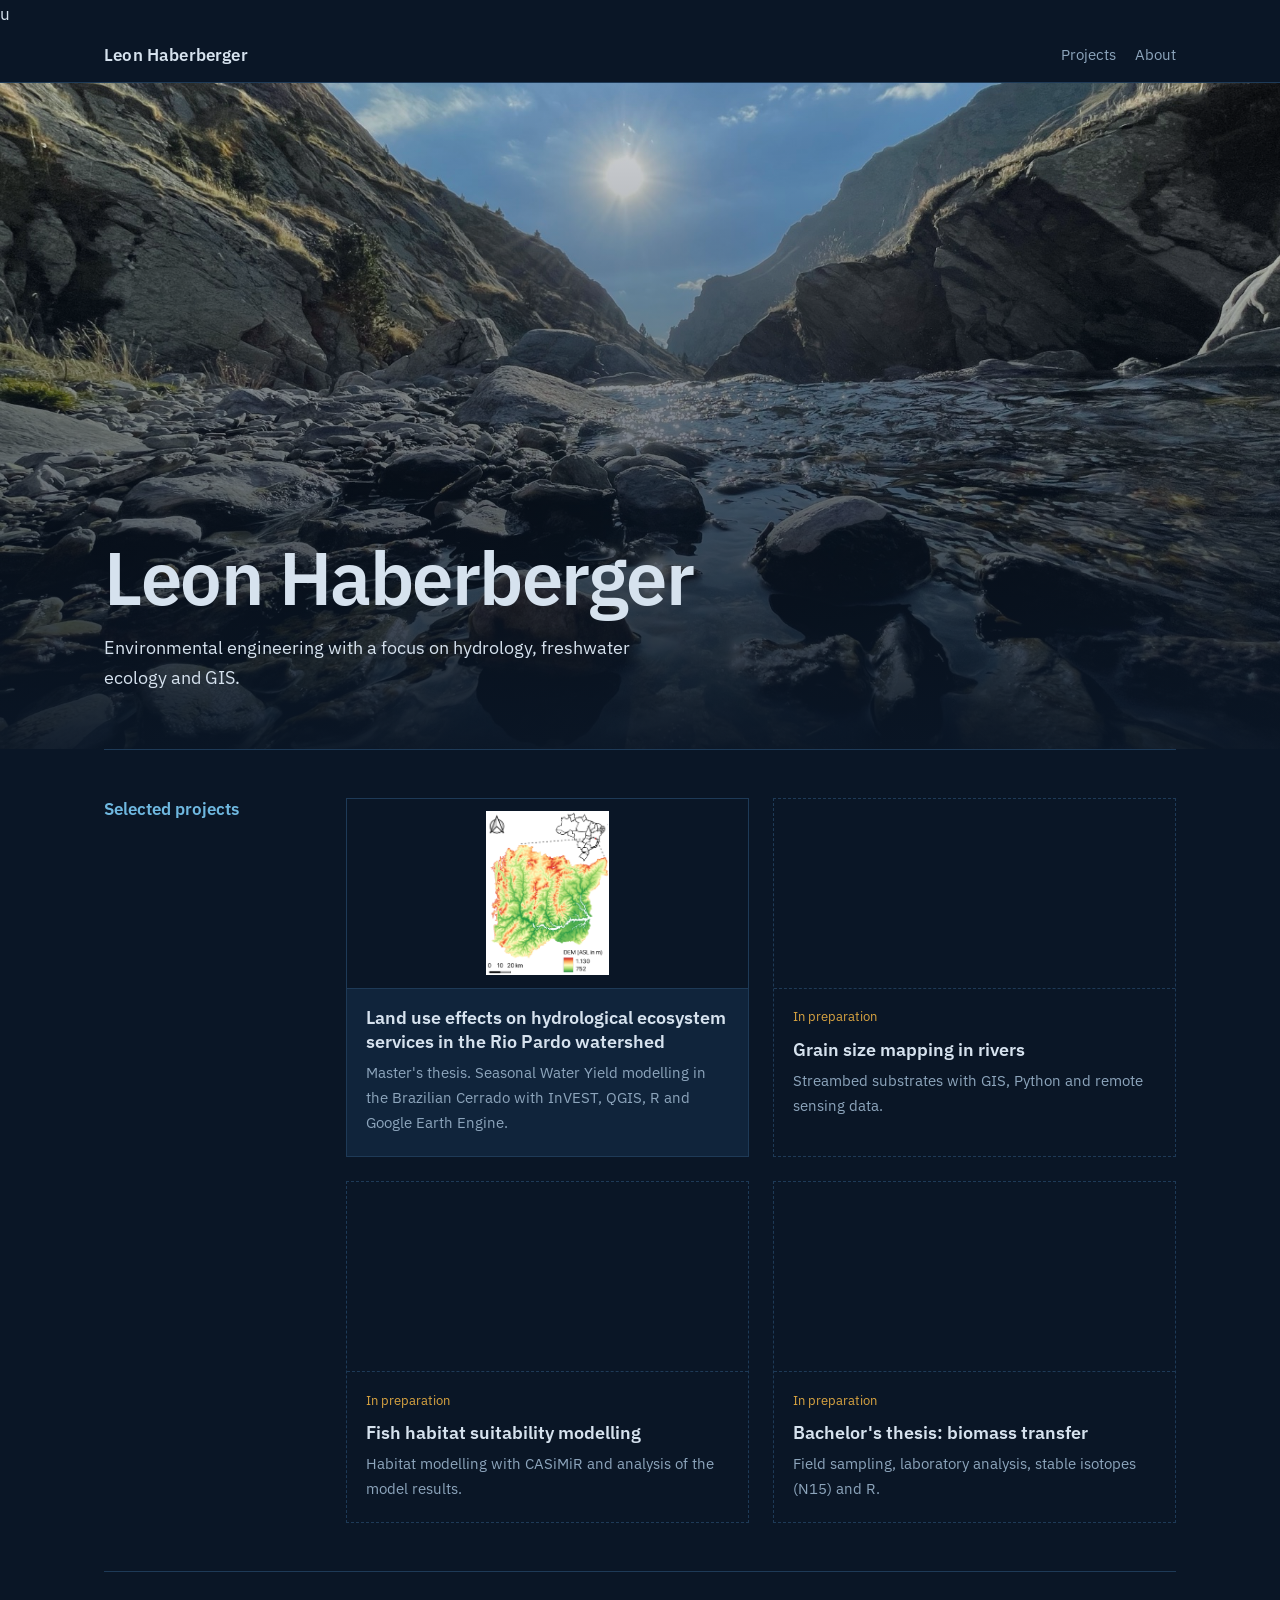
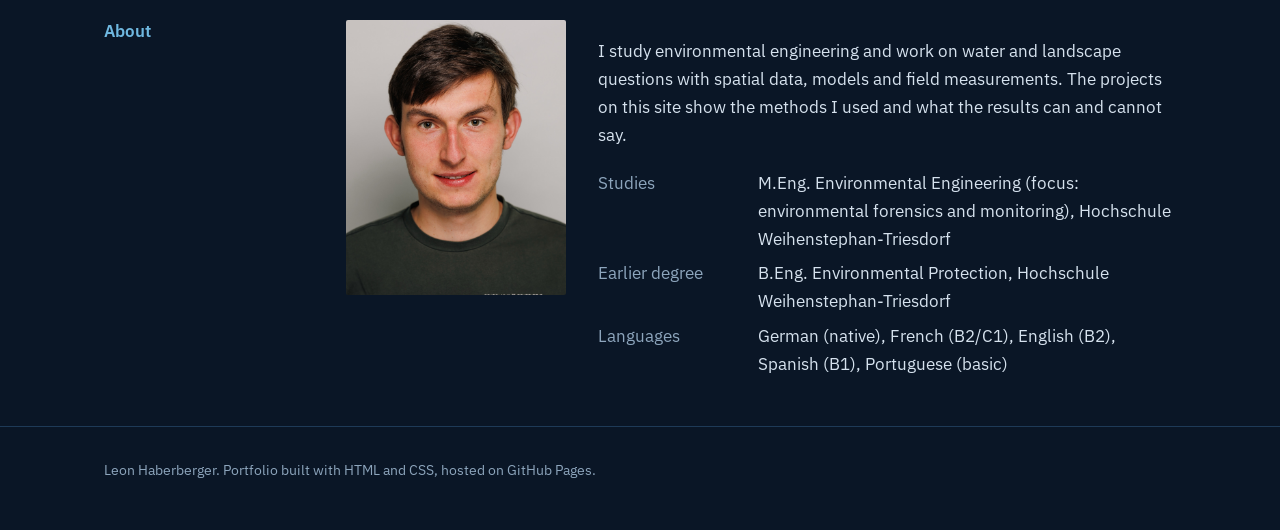
<file: index.html>
u<!DOCTYPE html>
<html lang="en">
<head>
  <meta charset="utf-8">
  <meta name="viewport" content="width=device-width, initial-scale=1">
  <title>Leon Haberberger | Environmental engineering, hydrology and GIS</title>
  <meta name="description" content="Portfolio of Leon Haberberger: hydrology, freshwater ecology, GIS and remote sensing projects.">
  <link rel="preconnect" href="https://fonts.googleapis.com">
  <link rel="preconnect" href="https://fonts.gstatic.com" crossorigin>
  <link rel="stylesheet" href="https://fonts.googleapis.com/css2?family=IBM+Plex+Mono:wght@500&family=IBM+Plex+Sans:wght@400;600&display=swap">
  <link rel="stylesheet" href="css/style.css">
  <link rel="stylesheet" href="css/home.css">
</head>
<body>

<header class="site">
  <div class="wrap">
    <strong>Leon Haberberger</strong>
    <nav aria-label="Page sections">
      <a href="#projects">Projects</a>
      <a href="#about">About</a>
    </nav>
  </div>
</header>

<!-- Titelbild: Datei assets/images/home/hero-fieldwork.jpg -->
<div class="cover">
  <img class="cover-img" src="assets/images/home/hero-fieldwork.jpg" alt="Field work in a river landscape" onerror="this.remove()">
  <div class="wrap">
    <h1>Leon Haberberger</h1>
    <p class="lead">Environmental engineering with a focus on hydrology, freshwater ecology and GIS.</p>
  </div>
</div>

<main class="wrap">

  <section id="projects">
    <h2>Selected projects</h2>
    <div class="body">
      <div class="cards">

        <a class="card" href="projects/master-thesis/">
          <img src="assets/images/master-thesis/location_studyarea.png" alt="Elevation model of the Rio Pardo watershed" loading="lazy">
          <div class="txt">
            <h3>Land use effects on hydrological ecosystem services in the Rio Pardo watershed</h3>
            <p>Master's thesis. Seasonal Water Yield modelling in the Brazilian Cerrado with InVEST, QGIS, R and Google Earth Engine.</p>
          </div>
        </a>

        <div class="card soon">
          <div class="ph"></div>
          <div class="txt">
            <span class="tag">In preparation</span>
            <h3>Grain size mapping in rivers</h3>
            <p>Streambed substrates with GIS, Python and remote sensing data.</p>
          </div>
        </div>

        <div class="card soon">
          <div class="ph"></div>
          <div class="txt">
            <span class="tag">In preparation</span>
            <h3>Fish habitat suitability modelling</h3>
            <p>Habitat modelling with CASiMiR and analysis of the model results.</p>
          </div>
        </div>

        <div class="card soon">
          <div class="ph"></div>
          <div class="txt">
            <span class="tag">In preparation</span>
            <h3>Bachelor's thesis: biomass transfer</h3>
            <p>Field sampling, laboratory analysis, stable isotopes (N15) and R.</p>
          </div>
        </div>

      </div>
    </div>
  </section>

  <section id="about">
    <h2>About</h2>
    <div class="body about">
      <!-- Porträt: Datei assets/images/home/portrait.jpg -->
      <figure>
        <img src="assets/images/home/portrait.jpg" alt="Portrait of Leon Haberberger" onerror="this.parentElement.remove()">
      </figure>
      <div>
        <p>I study environmental engineering and work on water and landscape questions with spatial data, models and field measurements. The projects on this site show the methods I used and what the results can and cannot say.</p>
        <dl>
          <dt>Studies</dt><dd>M.Eng. Environmental Engineering (focus: environmental forensics and monitoring), Hochschule Weihenstephan-Triesdorf</dd>
          <dt>Earlier degree</dt><dd>B.Eng. Environmental Protection, Hochschule Weihenstephan-Triesdorf</dd>
          <dt>Languages</dt><dd>German (native), French (B2/C1), English (B2), Spanish (B1), Portuguese (basic)</dd>
        </dl>
      </div>
    </div>
  </section>

</main>

<footer>
  <div class="wrap">Leon Haberberger. Portfolio built with HTML and CSS, hosted on GitHub Pages.</div>
</footer>

</body>
</html>
</file>
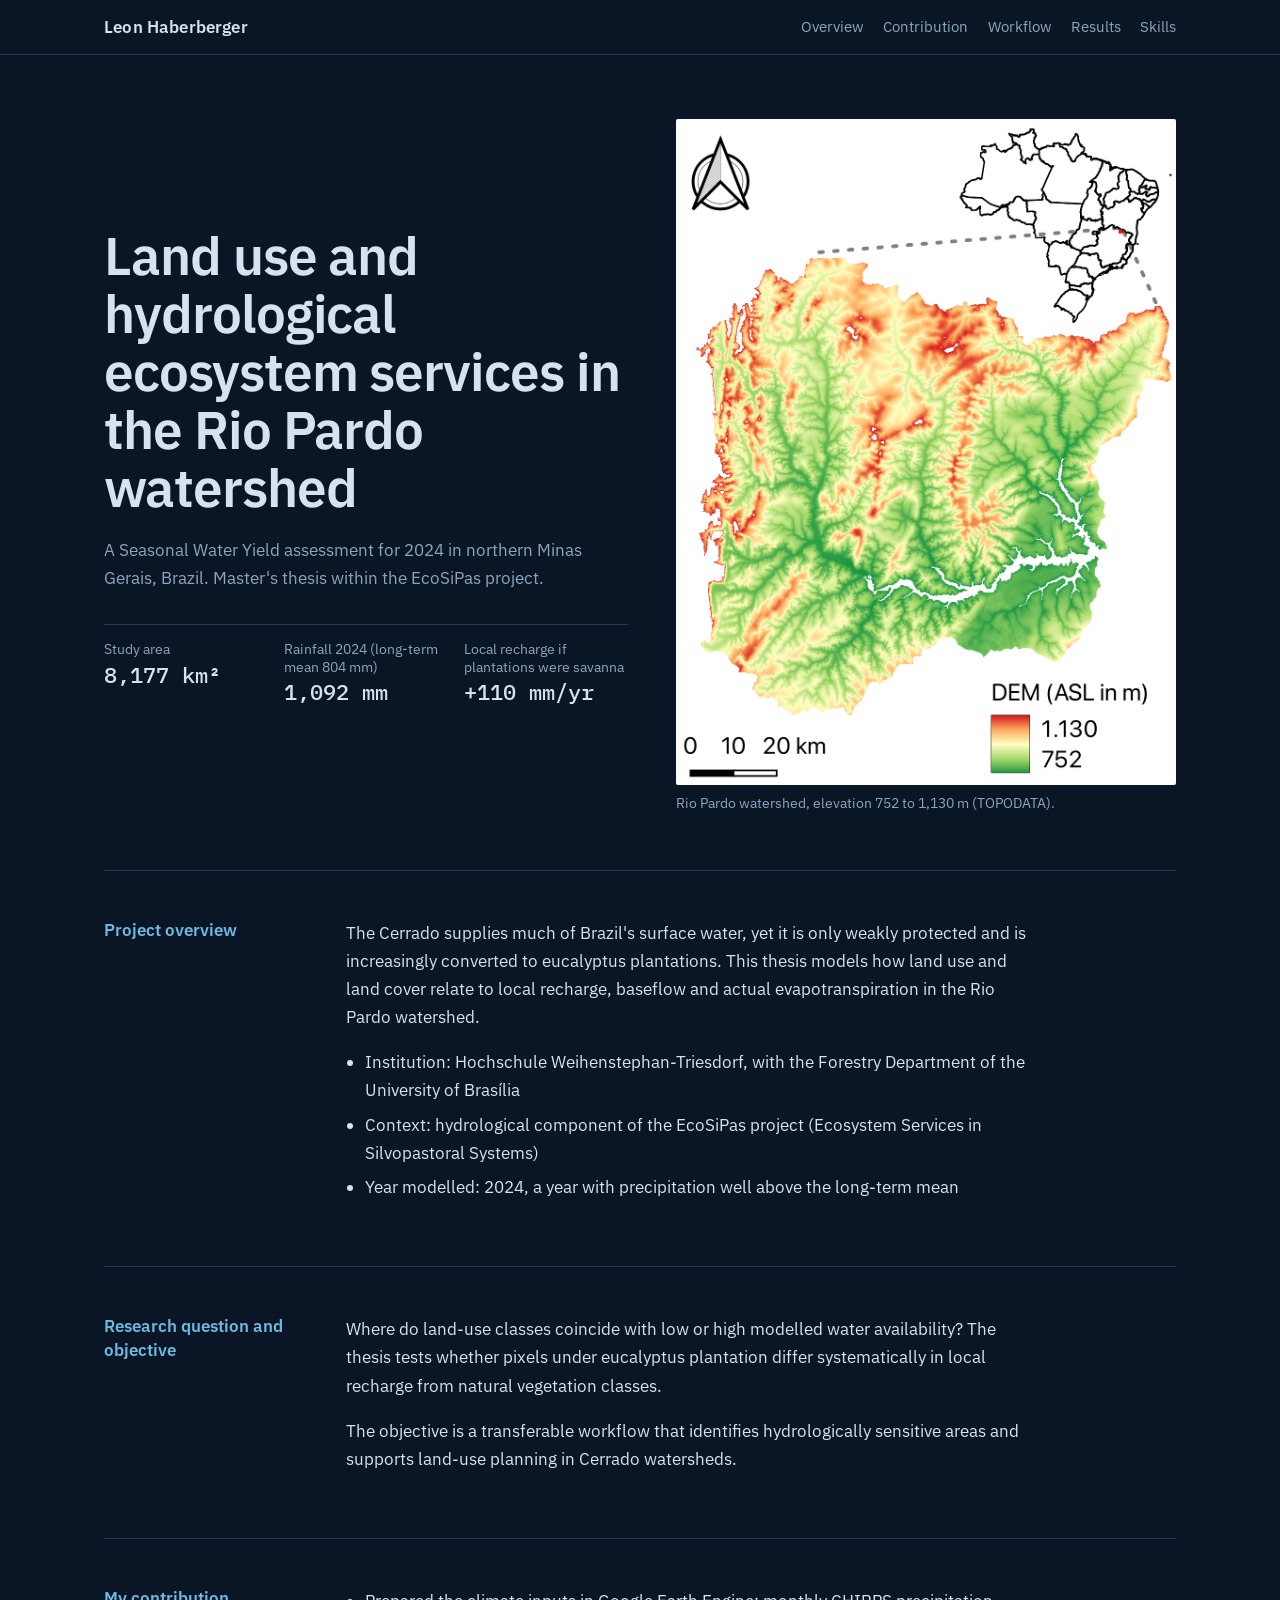
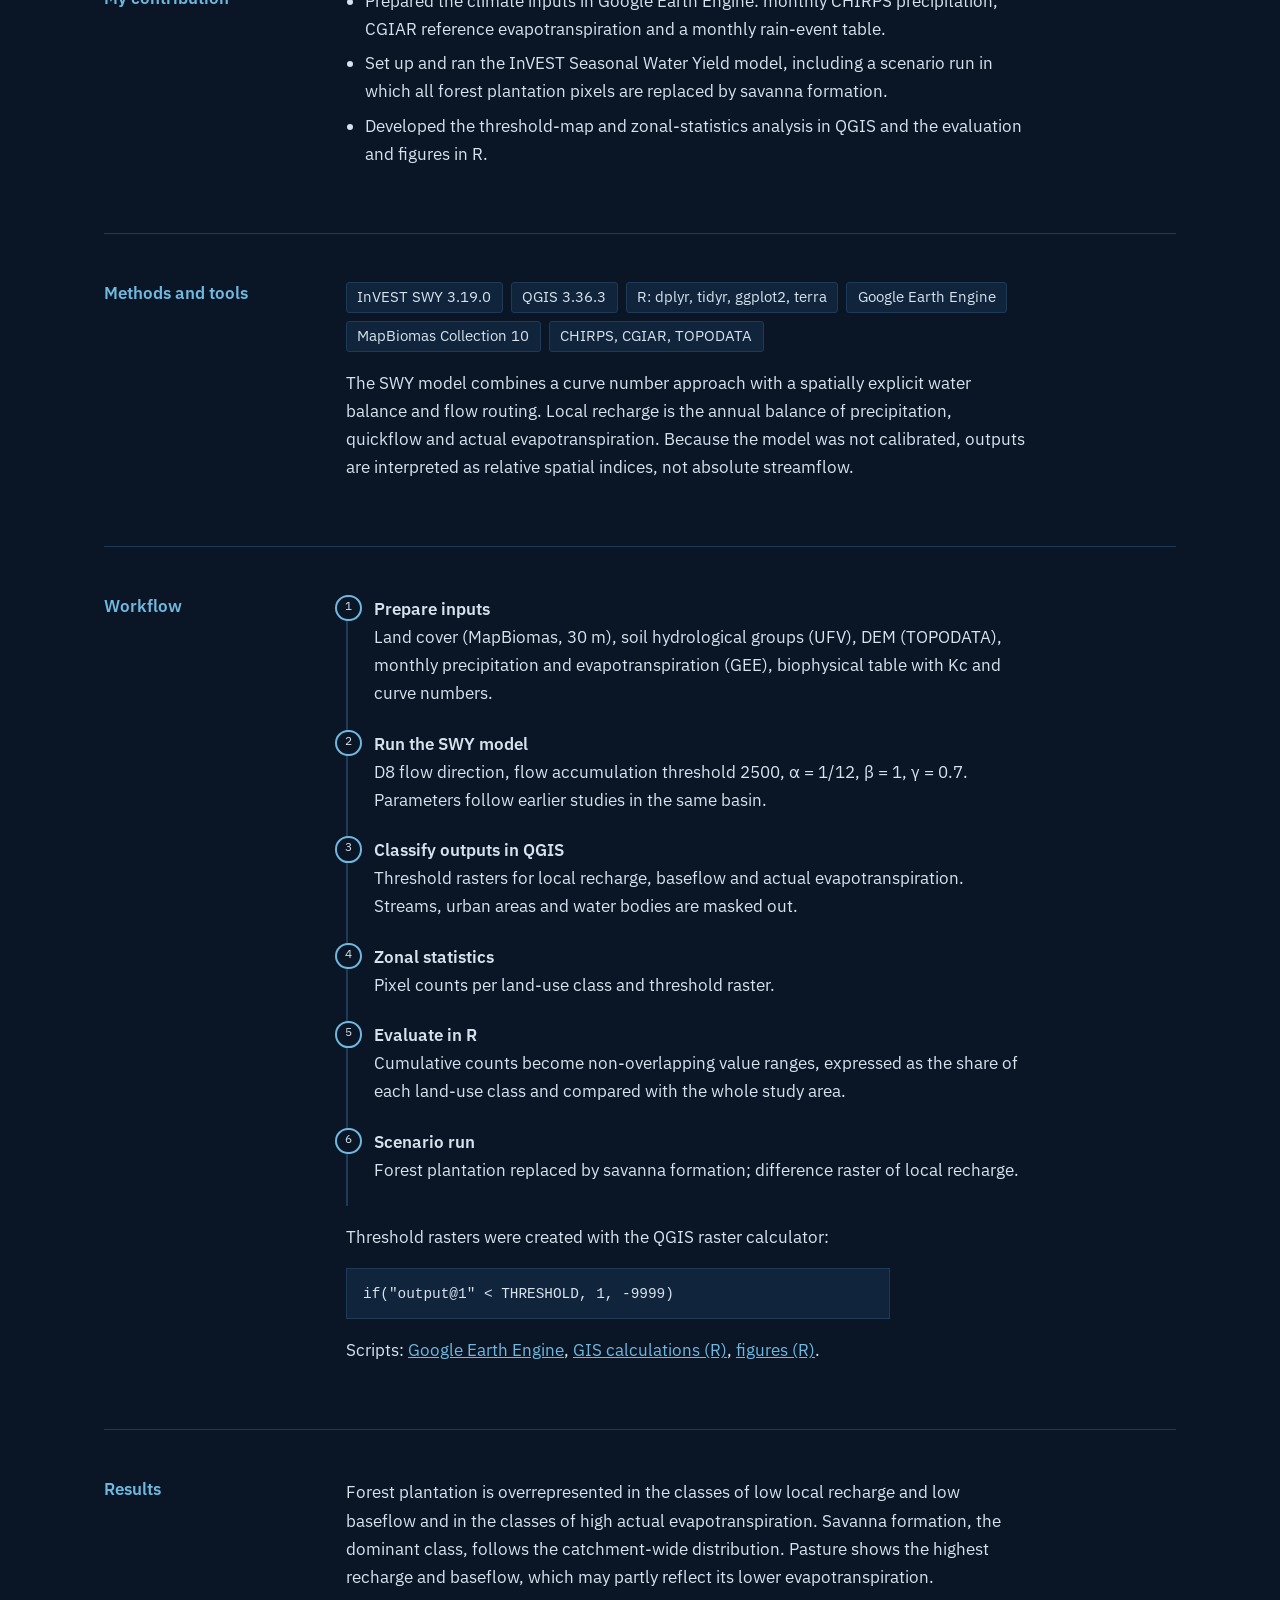
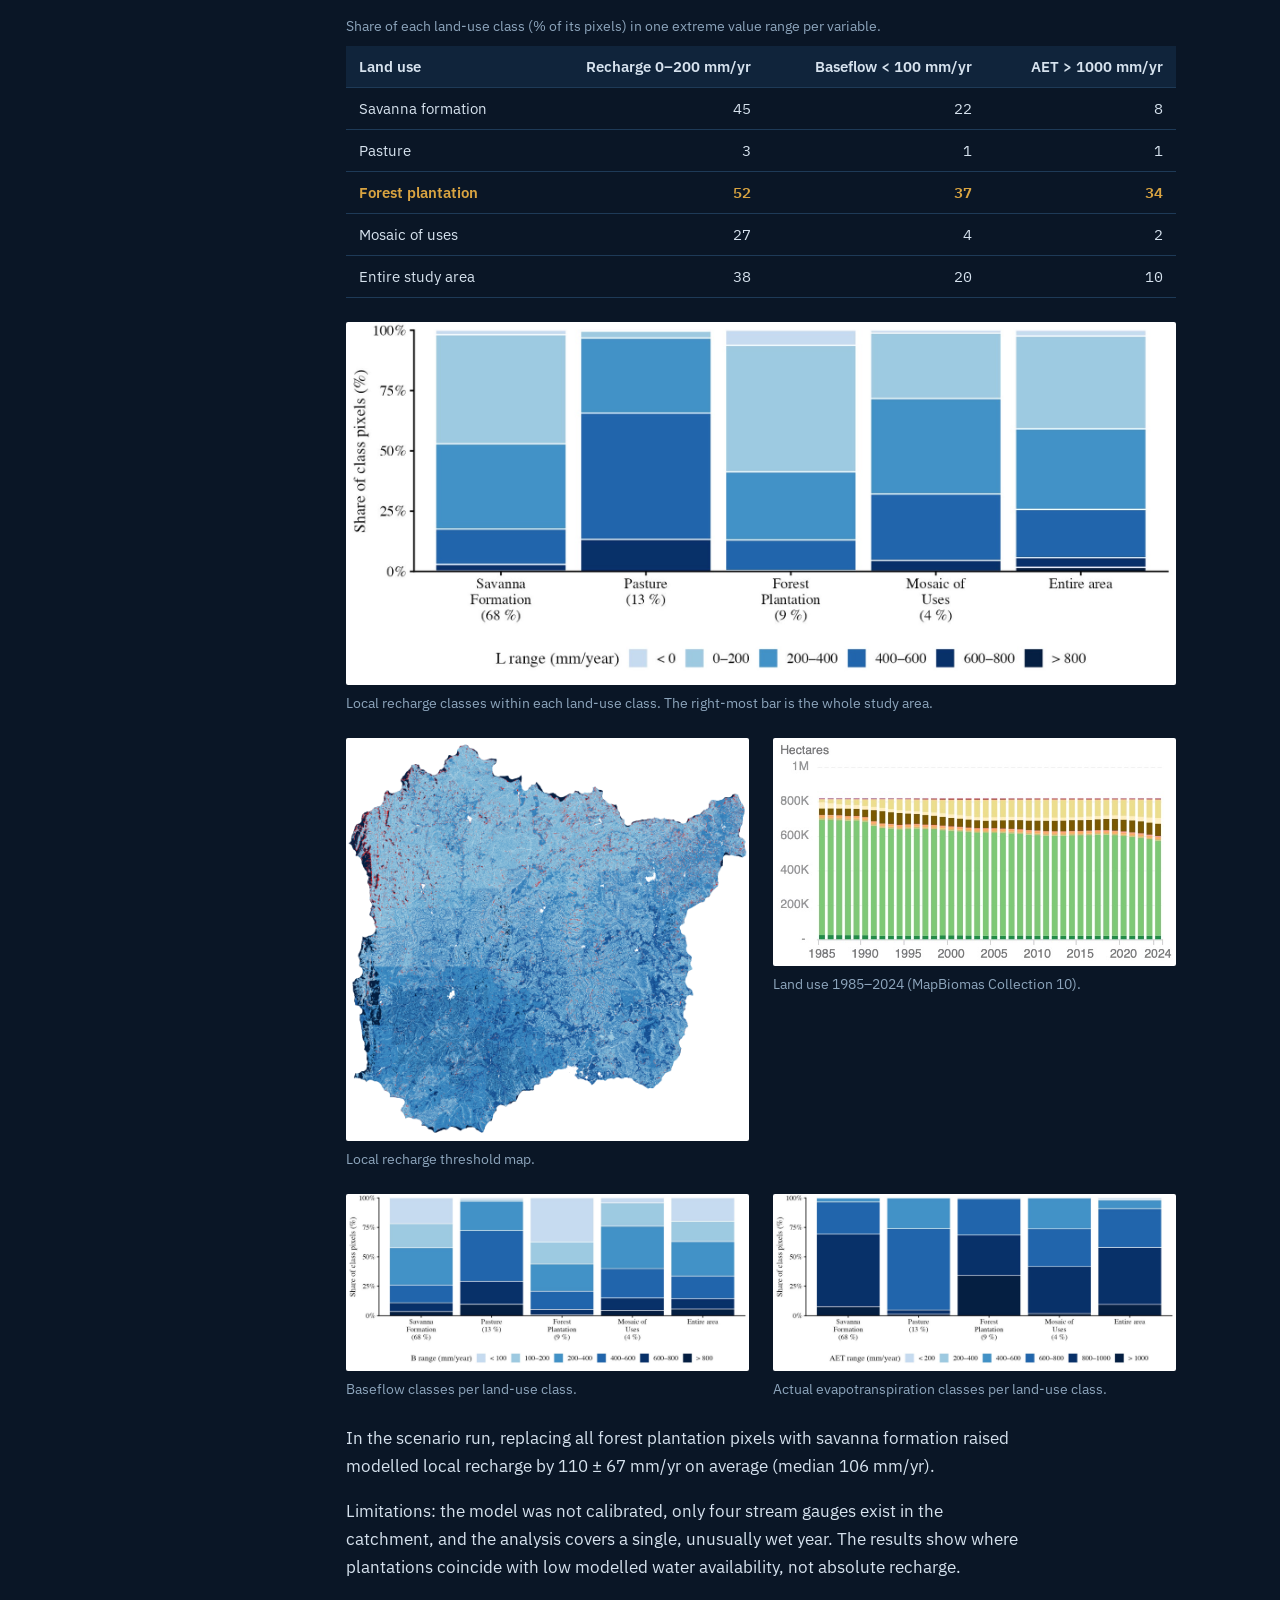
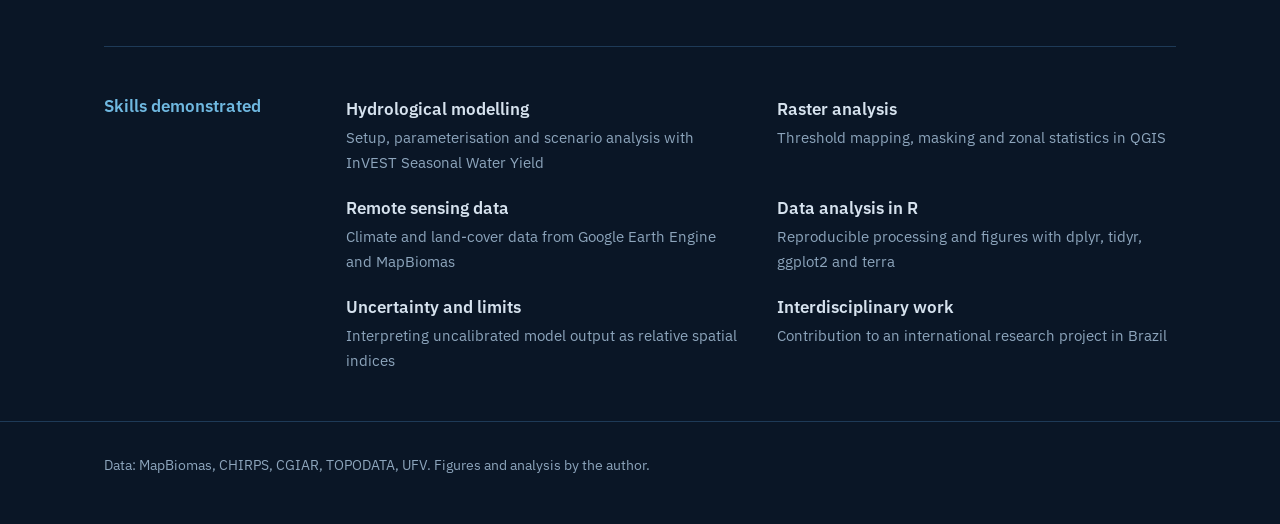
<file: projects/master-thesis/index.html>
<!DOCTYPE html>
<html lang="en">
<head>
  <meta charset="utf-8">
  <meta name="viewport" content="width=device-width, initial-scale=1">
  <title>Master's thesis: Land use and hydrological ecosystem services, Rio Pardo | Leon Haberberger</title>
  <meta name="description" content="Seasonal Water Yield assessment of the Rio Pardo watershed (Minas Gerais, Brazil) with InVEST, QGIS, R and Google Earth Engine.">
  <link rel="preconnect" href="https://fonts.googleapis.com">
  <link rel="preconnect" href="https://fonts.gstatic.com" crossorigin>
  <link rel="stylesheet" href="https://fonts.googleapis.com/css2?family=IBM+Plex+Mono:wght@500&family=IBM+Plex+Sans:wght@400;600&display=swap">
  <link rel="stylesheet" href="../../css/style.css">
</head>
<body>

<header class="site">
  <div class="wrap">
    <strong><a href="../../index.html" style="color:inherit;text-decoration:none">Leon Haberberger</a></strong>
    <nav aria-label="Page sections">
      <a href="#overview">Overview</a>
      <a href="#contribution">Contribution</a>
      <a href="#workflow">Workflow</a>
      <a href="#results">Results</a>
      <a href="#skills">Skills</a>
    </nav>
  </div>
</header>

<main class="wrap">

  <!-- Hero: Titel links, Studiengebiet-Karte rechts -->
  <div class="hero">
    <div>
      <h1>Land use and hydrological ecosystem services in the Rio Pardo watershed</h1>
      <p class="lead">A Seasonal Water Yield assessment for 2024 in northern Minas Gerais, Brazil. Master's thesis within the EcoSiPas project.</p>
      <dl class="facts">
        <div><dt>Study area</dt><dd>8,177 km²</dd></div>
        <div><dt>Rainfall 2024 (long-term mean 804 mm)</dt><dd>1,092 mm</dd></div>
        <div><dt>Local recharge if plantations were savanna</dt><dd>+110 mm/yr</dd></div>
      </dl>
    </div>
    <figure>
      <img src="../../assets/images/master-thesis/location_studyarea.png" alt="Digital elevation model of the Rio Pardo watershed with its location in Brazil">
      <figcaption>Rio Pardo watershed, elevation 752 to 1,130 m (TOPODATA).</figcaption>
    </figure>
  </div>

  <section id="overview">
    <h2>Project overview</h2>
    <div class="body">
      <p>The Cerrado supplies much of Brazil's surface water, yet it is only weakly protected and is increasingly converted to eucalyptus plantations. This thesis models how land use and land cover relate to local recharge, baseflow and actual evapotranspiration in the Rio Pardo watershed.</p>
      <ul>
        <li>Institution: Hochschule Weihenstephan-Triesdorf, with the Forestry Department of the University of Brasília</li>
        <li>Context: hydrological component of the EcoSiPas project (Ecosystem Services in Silvopastoral Systems)</li>
        <li>Year modelled: 2024, a year with precipitation well above the long-term mean</li>
      </ul>
    </div>
  </section>

  <section id="question">
    <h2>Research question and objective</h2>
    <div class="body">
      <p>Where do land-use classes coincide with low or high modelled water availability? The thesis tests whether pixels under eucalyptus plantation differ systematically in local recharge from natural vegetation classes.</p>
      <p>The objective is a transferable workflow that identifies hydrologically sensitive areas and supports land-use planning in Cerrado watersheds.</p>
    </div>
  </section>

  <section id="contribution">
    <h2>My contribution</h2>
    <div class="body">
      <ul>
        <li>Prepared the climate inputs in Google Earth Engine: monthly CHIRPS precipitation, CGIAR reference evapotranspiration and a monthly rain-event table.</li>
        <li>Set up and ran the InVEST Seasonal Water Yield model, including a scenario run in which all forest plantation pixels are replaced by savanna formation.</li>
        <li>Developed the threshold-map and zonal-statistics analysis in QGIS and the evaluation and figures in R.</li>
      </ul>
    </div>
  </section>

  <section id="methods">
    <h2>Methods and tools</h2>
    <div class="body">
      <ul class="tags">
        <li>InVEST SWY 3.19.0</li>
        <li>QGIS 3.36.3</li>
        <li>R: dplyr, tidyr, ggplot2, terra</li>
        <li>Google Earth Engine</li>
        <li>MapBiomas Collection 10</li>
        <li>CHIRPS, CGIAR, TOPODATA</li>
      </ul>
      <p>The SWY model combines a curve number approach with a spatially explicit water balance and flow routing. Local recharge is the annual balance of precipitation, quickflow and actual evapotranspiration. Because the model was not calibrated, outputs are interpreted as relative spatial indices, not absolute streamflow.</p>
    </div>
  </section>

  <section id="workflow">
    <h2>Workflow</h2>
    <div class="body">
      <ol class="steps">
        <li><b>Prepare inputs</b>Land cover (MapBiomas, 30 m), soil hydrological groups (UFV), DEM (TOPODATA), monthly precipitation and evapotranspiration (GEE), biophysical table with Kc and curve numbers.</li>
        <li><b>Run the SWY model</b>D8 flow direction, flow accumulation threshold 2500, α = 1/12, β = 1, γ = 0.7. Parameters follow earlier studies in the same basin.</li>
        <li><b>Classify outputs in QGIS</b>Threshold rasters for local recharge, baseflow and actual evapotranspiration. Streams, urban areas and water bodies are masked out.</li>
        <li><b>Zonal statistics</b>Pixel counts per land-use class and threshold raster.</li>
        <li><b>Evaluate in R</b>Cumulative counts become non-overlapping value ranges, expressed as the share of each land-use class and compared with the whole study area.</li>
        <li><b>Scenario run</b>Forest plantation replaced by savanna formation; difference raster of local recharge.</li>
      </ol>
      <p>Threshold rasters were created with the QGIS raster calculator:</p>
<pre><code>if("output@1" &lt; THRESHOLD, 1, -9999)</code></pre>
      <p>Scripts: <a href="code/MODIS_2024_Rio_Pardo_GEE.js">Google Earth Engine</a>, <a href="code/GIS_Berechnungen.R">GIS calculations (R)</a>, <a href="code/Grafiken.R">figures (R)</a>.</p>
    </div>
  </section>

  <section id="results">
    <h2>Results</h2>
    <div class="body">
      <p>Forest plantation is overrepresented in the classes of low local recharge and low baseflow and in the classes of high actual evapotranspiration. Savanna formation, the dominant class, follows the catchment-wide distribution. Pasture shows the highest recharge and baseflow, which may partly reflect its lower evapotranspiration.</p>

      <div class="tbl">
        <table>
          <caption>Share of each land-use class (% of its pixels) in one extreme value range per variable.</caption>
          <thead><tr><th>Land use</th><th>Recharge 0–200 mm/yr</th><th>Baseflow &lt; 100 mm/yr</th><th>AET &gt; 1000 mm/yr</th></tr></thead>
          <tbody>
            <tr><td>Savanna formation</td><td>45</td><td>22</td><td>8</td></tr>
            <tr><td>Pasture</td><td>3</td><td>1</td><td>1</td></tr>
            <tr class="fp"><td>Forest plantation</td><td>52</td><td>37</td><td>34</td></tr>
            <tr><td>Mosaic of uses</td><td>27</td><td>4</td><td>2</td></tr>
            <tr><td>Entire study area</td><td>38</td><td>20</td><td>10</td></tr>
          </tbody>
        </table>
      </div>

      <div class="figs">
        <figure class="wide">
          <img src="../../assets/images/master-thesis/L_within_class_stacked.jpg" alt="Stacked bars of local recharge classes per land-use class" loading="lazy">
          <figcaption>Local recharge classes within each land-use class. The right-most bar is the whole study area.</figcaption>
        </figure>
        <figure>
          <img src="../../assets/images/master-thesis/L_threshold_map_Vred.png" alt="Map of local recharge classes in the Rio Pardo watershed" loading="lazy">
          <figcaption>Local recharge threshold map.</figcaption>
        </figure>
        <figure>
          <img src="../../assets/images/master-thesis/landuse_timeseries_bar.jpg" alt="Land use time series 1985 to 2024" loading="lazy">
          <figcaption>Land use 1985–2024 (MapBiomas Collection 10).</figcaption>
        </figure>
        <figure>
          <img src="../../assets/images/master-thesis/B_within_class_stacked.jpg" alt="Stacked bars of baseflow classes per land-use class" loading="lazy">
          <figcaption>Baseflow classes per land-use class.</figcaption>
        </figure>
        <figure>
          <img src="../../assets/images/master-thesis/AET_within_class_stacked.jpg" alt="Stacked bars of actual evapotranspiration classes per land-use class" loading="lazy">
          <figcaption>Actual evapotranspiration classes per land-use class.</figcaption>
        </figure>
      </div>

      <p>In the scenario run, replacing all forest plantation pixels with savanna formation raised modelled local recharge by 110 ± 67 mm/yr on average (median 106 mm/yr).</p>
      <p>Limitations: the model was not calibrated, only four stream gauges exist in the catchment, and the analysis covers a single, unusually wet year. The results show where plantations coincide with low modelled water availability, not absolute recharge.</p>
    </div>
  </section>

  <section id="skills">
    <h2>Skills demonstrated</h2>
    <div class="body">
      <dl class="skills">
        <div><dt>Hydrological modelling</dt><dd>Setup, parameterisation and scenario analysis with InVEST Seasonal Water Yield</dd></div>
        <div><dt>Raster analysis</dt><dd>Threshold mapping, masking and zonal statistics in QGIS</dd></div>
        <div><dt>Remote sensing data</dt><dd>Climate and land-cover data from Google Earth Engine and MapBiomas</dd></div>
        <div><dt>Data analysis in R</dt><dd>Reproducible processing and figures with dplyr, tidyr, ggplot2 and terra</dd></div>
        <div><dt>Uncertainty and limits</dt><dd>Interpreting uncalibrated model output as relative spatial indices</dd></div>
        <div><dt>Interdisciplinary work</dt><dd>Contribution to an international research project in Brazil</dd></div>
      </dl>
    </div>
  </section>

</main>

<footer>
  <div class="wrap">Data: MapBiomas, CHIRPS, CGIAR, TOPODATA, UFV. Figures and analysis by the author.</div>
</footer>

</body>
</html>
</file>
<file: css/style.css>
/* Technical GIS – gemeinsames Stylesheet für alle Seiten */
:root {
  --bg: #0a1626;      /* Seitenhintergrund */
  --panel: #10243b;   /* Flächen, Tabellen */
  --line: #1e3a57;    /* Linien, Rahmen */
  --text: #d6e2ee;
  --muted: #8da5bc;
  --blue: #6fb8e0;    /* Links, Abschnittstitel */
  --amber: #d9a441;   /* Hervorhebung Forest Plantation */
  --max: 1120px;
}
* { box-sizing: border-box; }
html { color-scheme: dark; scroll-behavior: smooth; }
body {
  margin: 0; background: var(--bg); color: var(--text);
  font: 400 1.0625rem/1.65 "IBM Plex Sans", system-ui, -apple-system, "Segoe UI", sans-serif;
}
a { color: var(--blue); }
a:focus-visible, summary:focus-visible { outline: 2px solid var(--amber); outline-offset: 3px; }
.wrap { max-width: var(--max); margin: 0 auto; padding: 0 1.5rem; }

/* Kopfzeile */
.site { border-bottom: 1px solid var(--line); background: var(--bg); position: sticky; top: 0; z-index: 5; }
.site .wrap { display: flex; justify-content: space-between; align-items: center; gap: 1rem; padding-top: .8rem; padding-bottom: .8rem; flex-wrap: wrap; }
.site strong { font-weight: 600; letter-spacing: .01em; }
.site nav { display: flex; gap: 1.2rem; font-size: .95rem; flex-wrap: wrap; }
.site nav a { color: var(--muted); text-decoration: none; }
.site nav a:hover { color: var(--text); }

/* Hero: Karte zuerst */
.hero { display: grid; grid-template-columns: 1.05fr 1fr; gap: 3rem; align-items: center; padding: 4rem 0 3.5rem; }
h1 { font-size: clamp(2rem, 4.4vw, 3.3rem); line-height: 1.1; font-weight: 600; letter-spacing: -.02em; margin: 0 0 1.2rem; }
.lead { color: var(--muted); max-width: 36rem; margin: 0 0 2rem; }
.facts { display: grid; grid-template-columns: repeat(3, 1fr); gap: 1rem; margin: 0; border-top: 1px solid var(--line); padding-top: 1rem; }
.facts dt { color: var(--muted); font-size: .85rem; line-height: 1.3; }
.facts dd { margin: .25rem 0 0; font: 500 1.35rem/1.2 "IBM Plex Mono", ui-monospace, Menlo, monospace; }
.hero figure img { background: none; }

/* Abschnitte: Titel links, Inhalt rechts */
section { display: grid; grid-template-columns: 210px 1fr; gap: 2rem; border-top: 1px solid var(--line); padding: 3rem 0; }
h2 { font-size: 1.05rem; font-weight: 600; color: var(--blue); margin: 0; line-height: 1.4; }
.body > :first-child { margin-top: 0; }
.body p, .body ul, .body ol { max-width: 68ch; }
.body ul { padding-left: 1.2rem; }
.body li { margin-bottom: .4rem; }

/* Tools */
.tags { list-style: none; padding: 0 !important; display: flex; flex-wrap: wrap; gap: .5rem; }
.tags li { border: 1px solid var(--line); background: var(--panel); border-radius: 3px; padding: .15rem .65rem; font-size: .92rem; margin: 0; }

/* Workflow: echte Abfolge */
.steps { list-style: none; padding: 0 !important; margin: 0; counter-reset: s; border-left: 2px solid var(--line); }
.steps li { counter-increment: s; position: relative; padding: 0 0 1.4rem 1.6rem; margin: 0; }
.steps li::before { content: counter(s); position: absolute; left: -.8rem; top: 0; width: 1.4rem; height: 1.4rem; border-radius: 50%; background: var(--bg); border: 2px solid var(--blue); font-size: .75rem; text-align: center; line-height: 1.1rem; }
.steps b { display: block; font-weight: 600; }
pre { background: var(--panel); border: 1px solid var(--line); padding: .8rem 1rem; overflow-x: auto; font: .9rem/1.5 "IBM Plex Mono", ui-monospace, Menlo, monospace; max-width: 68ch; }

/* Ergebnisse */
.figs { display: grid; grid-template-columns: 1fr 1fr; gap: 1.5rem; margin: 1.5rem 0; }
figure { margin: 0; }
figure img { width: 100%; height: auto; display: block; background: #fff; border-radius: 2px; min-height: 80px; }
figcaption { color: var(--muted); font-size: .88rem; line-height: 1.5; margin-top: .5rem; }
.wide { grid-column: 1 / -1; }
.tbl { overflow-x: auto; margin: 1.5rem 0; }
table { border-collapse: collapse; width: 100%; font-size: .95rem; }
caption { text-align: left; color: var(--muted); font-size: .88rem; padding-bottom: .5rem; }
th, td { padding: .5rem .8rem; border-bottom: 1px solid var(--line); text-align: right; }
th:first-child, td:first-child { text-align: left; }
thead th { font-weight: 600; background: var(--panel); }
tr.fp td { color: var(--amber); font-weight: 600; }
td { font-family: "IBM Plex Mono", ui-monospace, Menlo, monospace; }
td:first-child { font-family: inherit; }

/* Kompetenzen */
.skills { display: grid; grid-template-columns: 1fr 1fr; gap: 1.2rem 2rem; margin: 0; }
.skills dt { font-weight: 600; }
.skills dd { margin: .1rem 0 0; color: var(--muted); font-size: .95rem; }

footer { border-top: 1px solid var(--line); padding: 2rem 0 3rem; color: var(--muted); font-size: .88rem; }

@media (max-width: 820px) {
  .hero, section, .figs, .skills { grid-template-columns: 1fr; }
  .hero { gap: 2rem; padding-top: 2.5rem; }
  section { gap: 1rem; padding: 2rem 0; }
  .facts { grid-template-columns: 1fr; }
}
</file>
<file: css/home.css>
/* Startseite: ergänzt style.css, ersetzt es nicht */

/* Titelbild mit Feldarbeit-Foto; ohne Foto bleibt der dunkelblaue Verlauf */
.cover { position: relative; min-height: 74vh; display: flex; align-items: flex-end; overflow: hidden;
  background: linear-gradient(160deg, #123150, var(--bg)); }
.cover-img { position: absolute; inset: 0; width: 100%; height: 100%; object-fit: cover; }
.cover::after { content: ""; position: absolute; inset: 0;
  background: linear-gradient(to top, rgba(10,22,38,.95) 0%, rgba(10,22,38,.55) 45%, rgba(10,22,38,.15) 100%); }
.cover .wrap { position: relative; z-index: 1; width: 100%; padding-bottom: 3.5rem; padding-top: 6rem; }
.cover h1 { font-size: clamp(2.4rem, 6.5vw, 4.6rem); margin-bottom: .8rem; }
.cover .lead { color: var(--text); font-size: 1.15rem; margin: 0; }

/* Projektkarten */
.cards { display: grid; grid-template-columns: 1fr 1fr; gap: 1.5rem; }
.card { display: flex; flex-direction: column; border: 1px solid var(--line); background: var(--panel); color: inherit; text-decoration: none; }
a.card:hover { border-color: var(--blue); }
.card img { width: 100%; height: 190px; object-fit: contain; background: var(--bg); padding: .8rem; border-bottom: 1px solid var(--line); }
.card .ph { height: 190px; background: var(--bg); border-bottom: 1px dashed var(--line); }
.card .txt { padding: 1.1rem 1.2rem 1.3rem; }
.card h3 { font-size: 1.1rem; line-height: 1.35; margin: 0 0 .4rem; font-weight: 600; }
.card p { margin: 0; color: var(--muted); font-size: .95rem; }
.card .tag { display: inline-block; font-size: .82rem; margin-bottom: .6rem; color: var(--amber); }
.card.soon { border-style: dashed; background: transparent; }

/* Über mich */
.about { display: grid; grid-template-columns: 220px 1fr; gap: 2rem; align-items: start; }
.about figure img { aspect-ratio: 4 / 5; object-fit: cover; background: var(--panel); }
.about dl { margin: 1.2rem 0 0; display: grid; grid-template-columns: 9rem 1fr; gap: .4rem 1rem; }
.about dt { color: var(--muted); }
.about dd { margin: 0; }

@media (max-width: 820px) {
  .cards, .about { grid-template-columns: 1fr; }
  .about figure { max-width: 220px; }
  .about dl { grid-template-columns: 1fr; gap: 0; }
  .about dd { margin-bottom: .6rem; }
  .cover { min-height: 62vh; }
}

/* Erfahrung */
.exp { margin: 0 0 1.5rem; display: grid; grid-template-columns: 10rem 1fr; gap: 0 1.5rem; max-width: 68ch; }
.exp dt { color: var(--muted); font-size: .95rem; padding-top: .1rem; }
.exp dd { margin: 0 0 1.2rem; }
.exp b { display: block; font-weight: 600; }
@media (max-width: 820px) { .exp { grid-template-columns: 1fr; } .exp dd { margin-bottom: 1rem; } }
</file>
